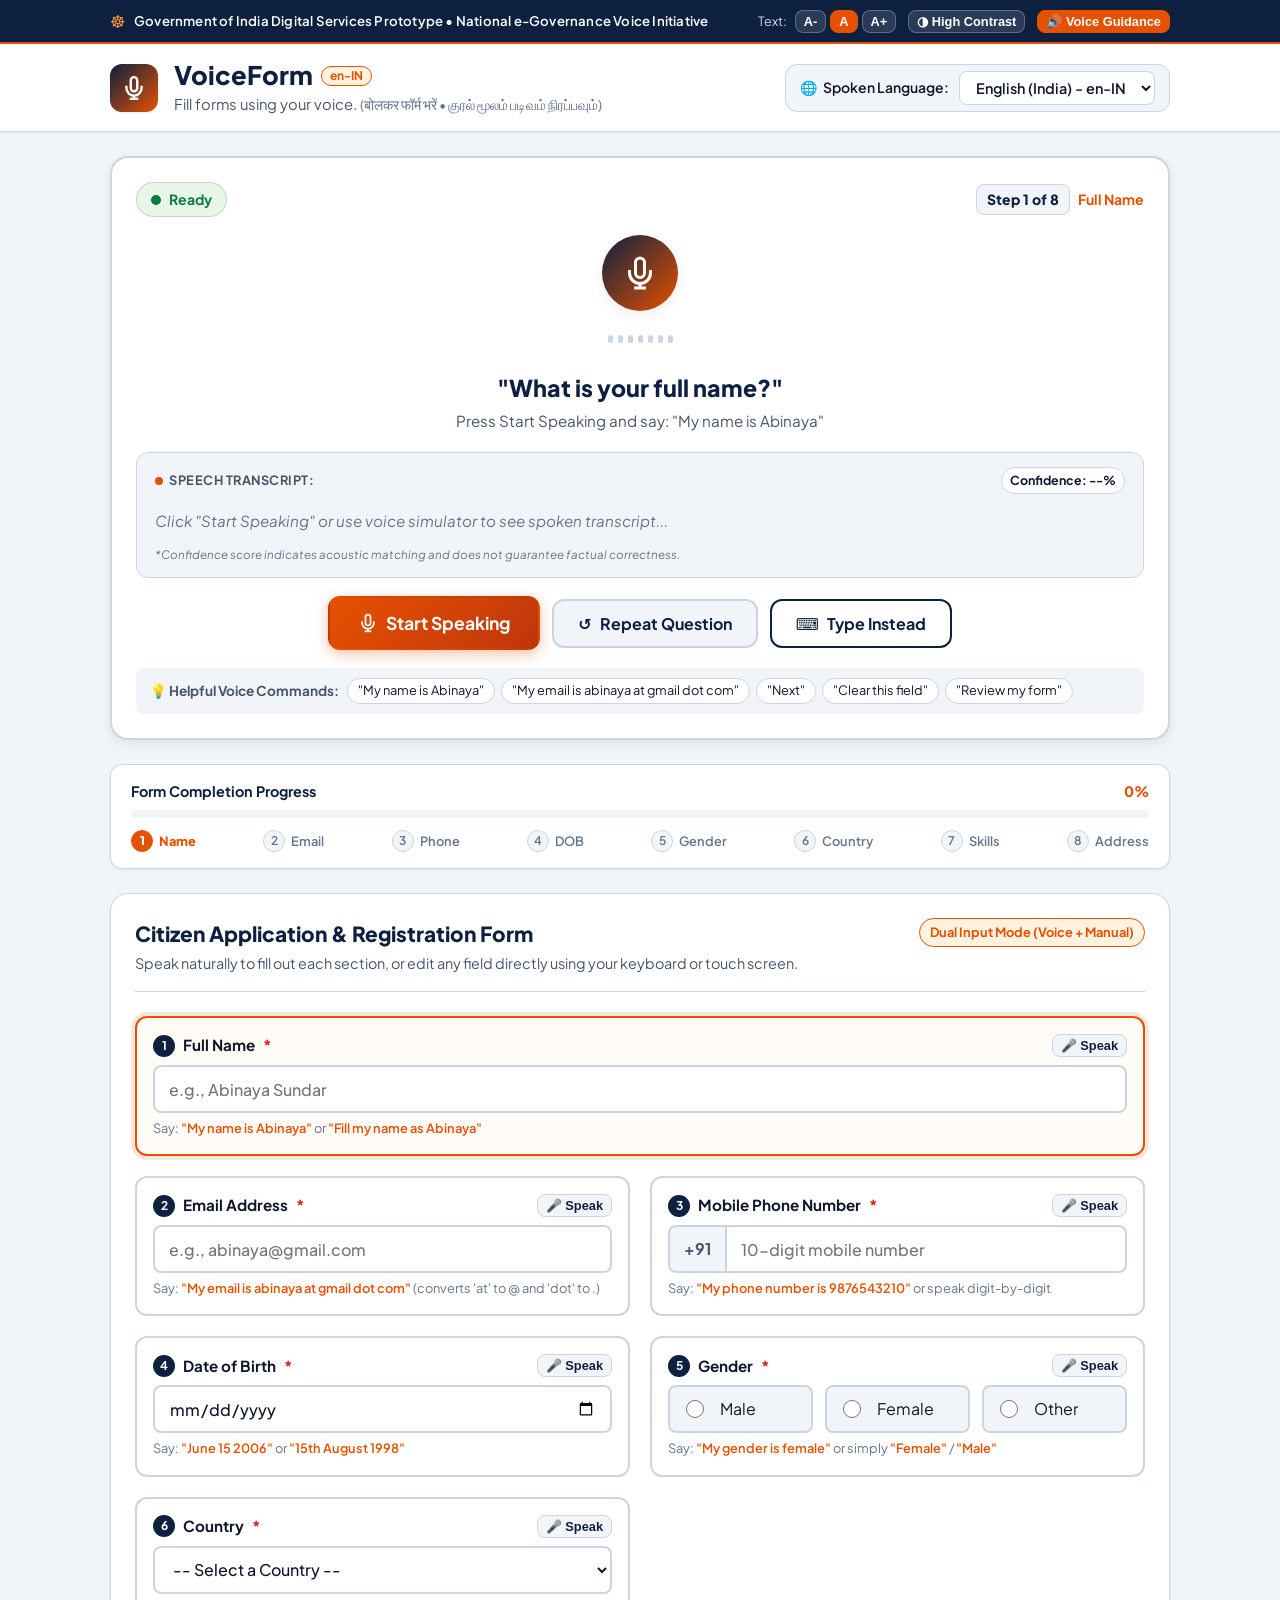
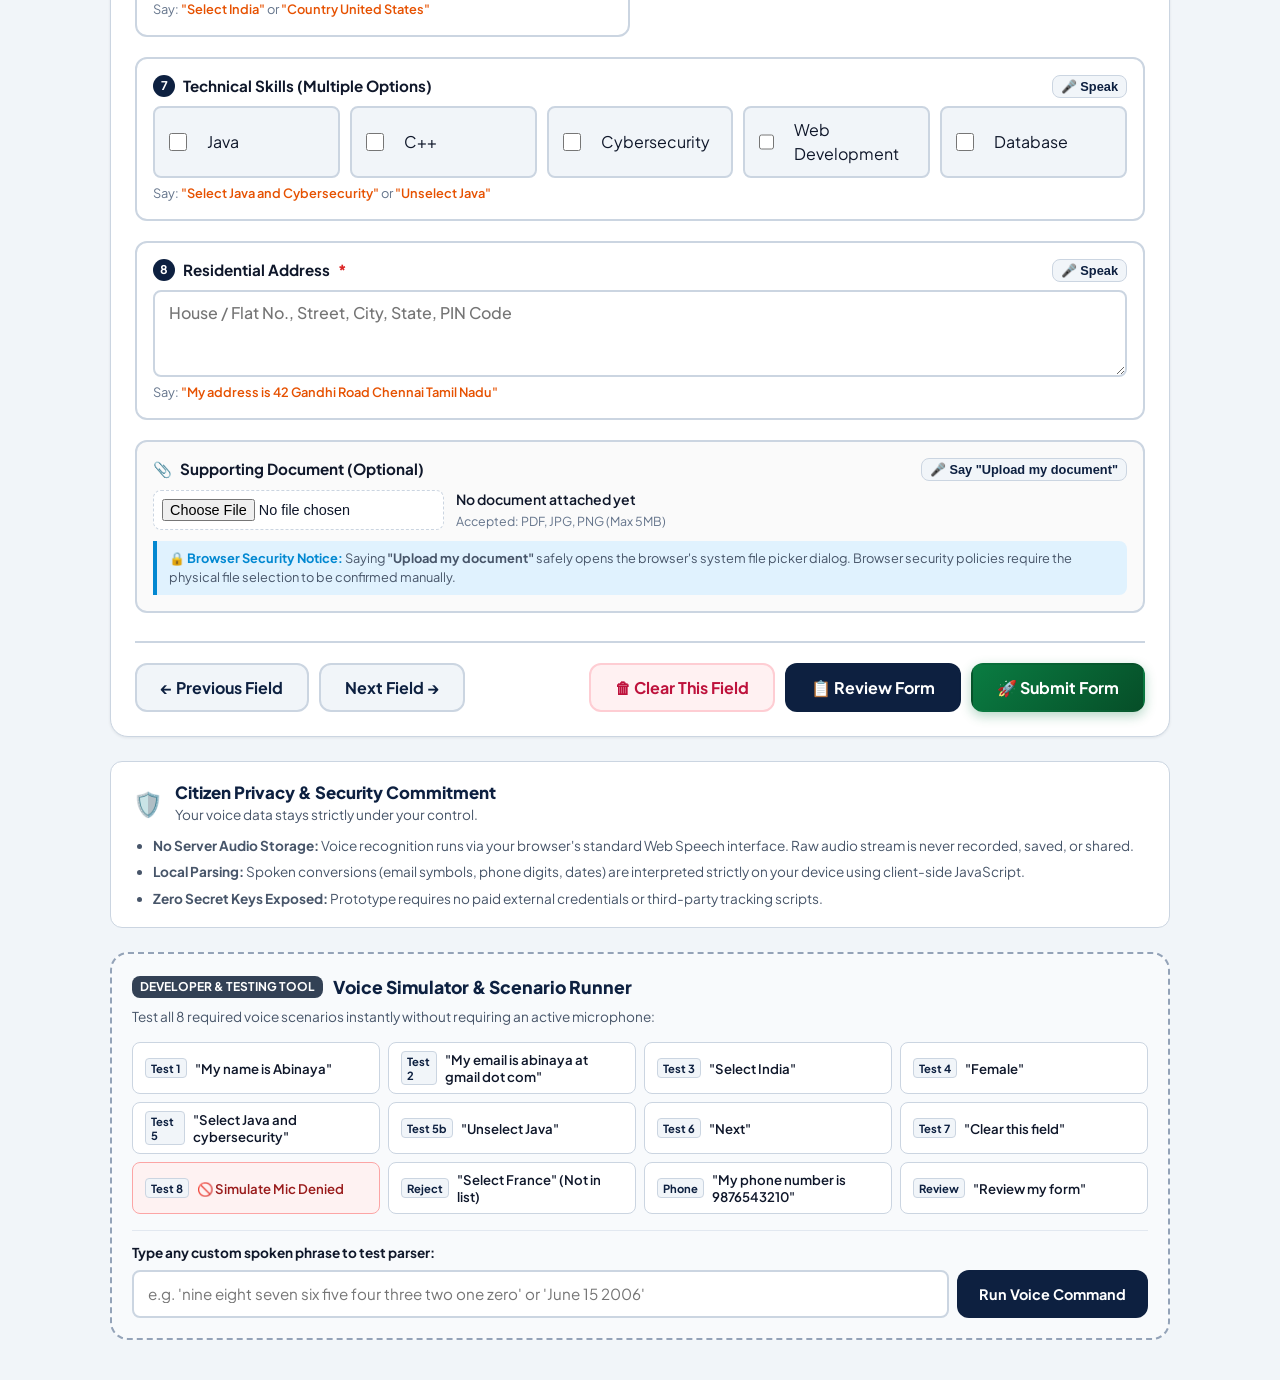
<file: index.html>
<!DOCTYPE html>
<html lang="en">
<head>
  <meta charset="UTF-8">
  <meta http-equiv="refresh" content="0; url=voice-form/index.html">
  <meta name="viewport" content="width=device-width, initial-scale=1.0">
  <title>VoiceForm - Voice-Based Form Filling Portal</title>
  <script>
    window.location.replace("voice-form/index.html");
  </script>
</head>
<body style="font-family: system-ui, sans-serif; display: flex; align-items: center; justify-content: center; height: 100vh; margin: 0; background: #0d2040; color: white;">
  <p>Loading VoiceForm Portal... <a href="voice-form/index.html" style="color: #ff9933; font-weight: bold;">Click here if not redirected automatically</a>.</p>
</body>
</html>
</file>
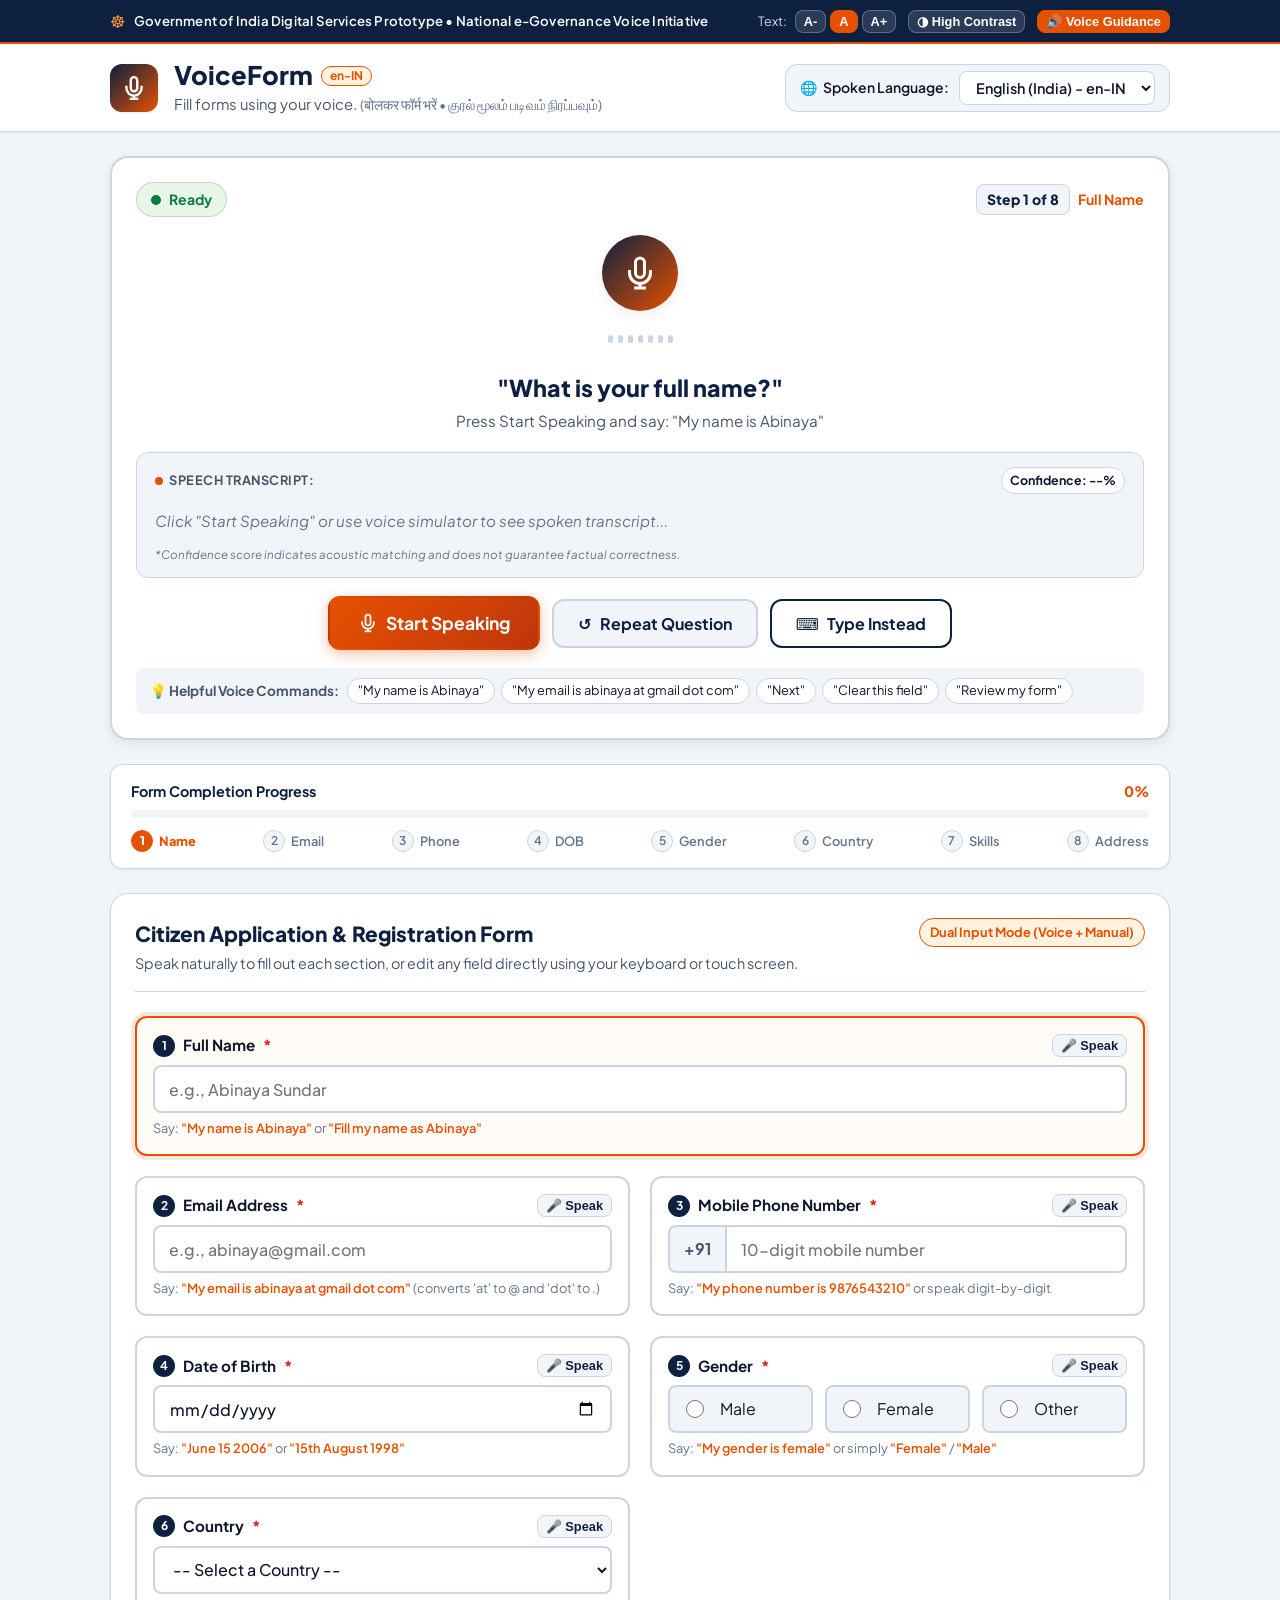
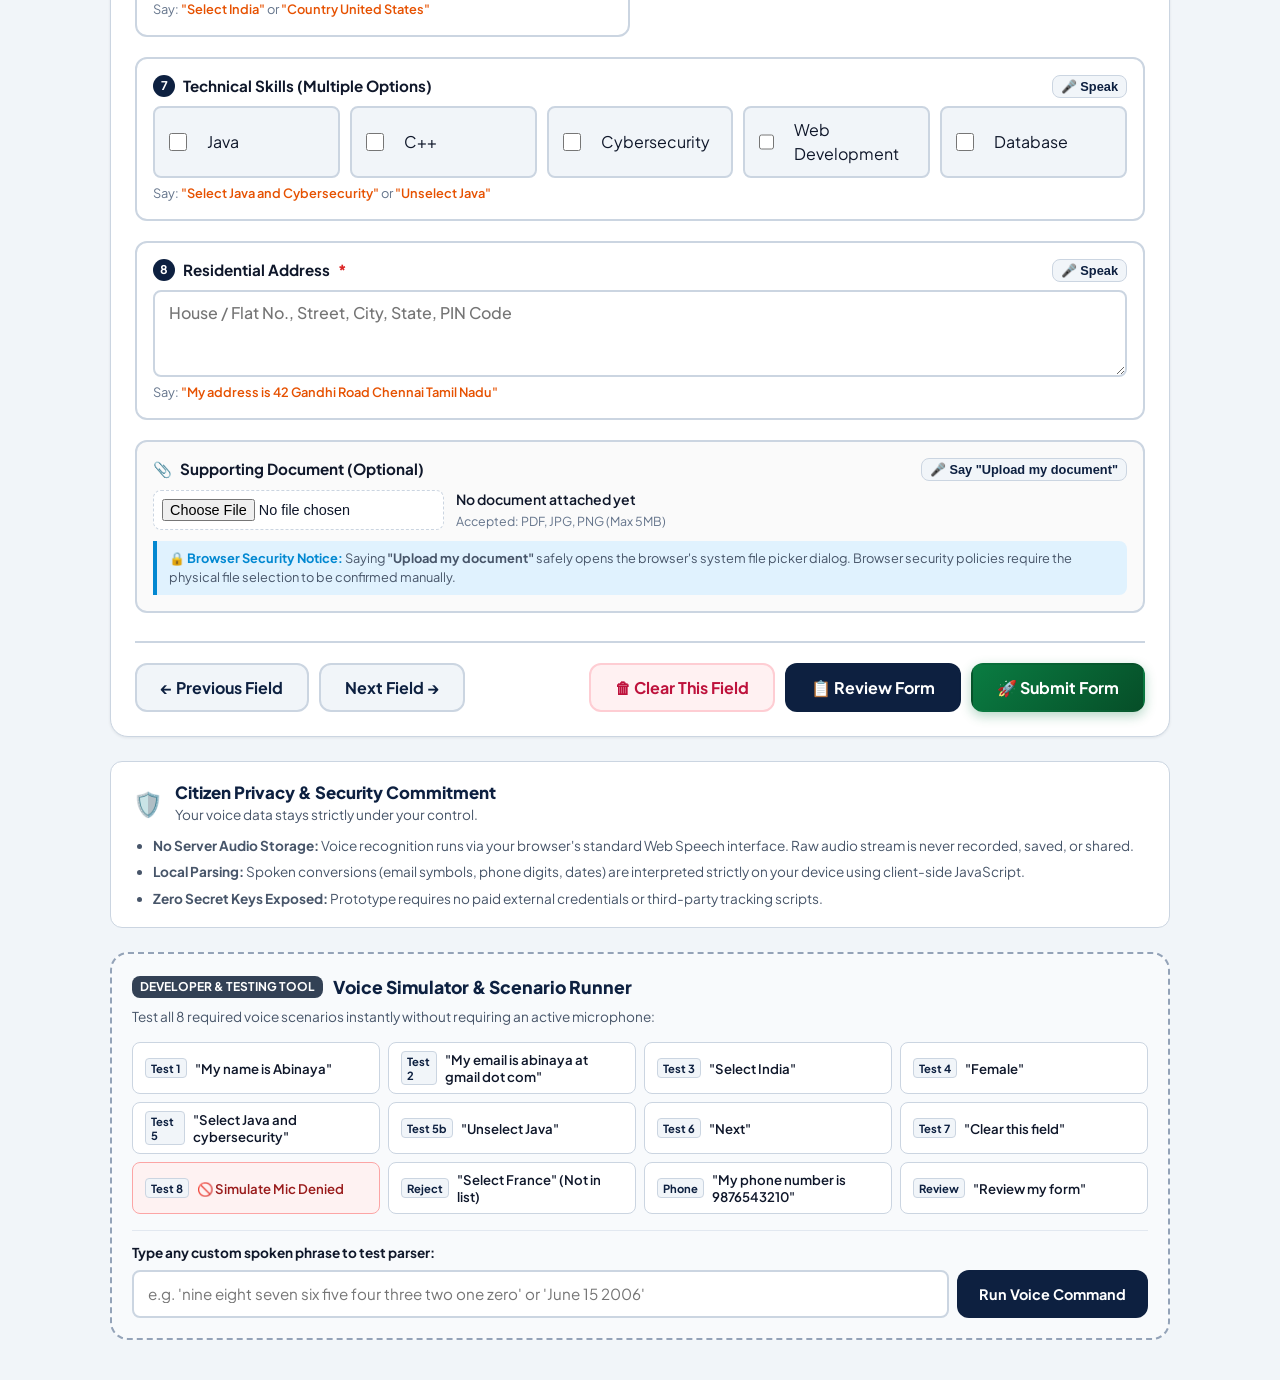
<file: voice-form/index.html>
<!DOCTYPE html>
<html lang="en" data-theme="light">
<head>
  <meta charset="UTF-8">
  <meta name="viewport" content="width=device-width, initial-scale=1.0">
  <meta name="description" content="VoiceForm - Accessible voice-based form filling portal designed for Indian English with Tamil and Hindi architecture.">
  <title>VoiceForm | Voice-Based Citizen Form Filling Portal</title>
  
  <link rel="preconnect" href="https://fonts.googleapis.com">
  <link rel="preconnect" href="https://fonts.gstatic.com" crossorigin>
  <link href="https://fonts.googleapis.com/css2?family=Plus+Jakarta+Sans:wght@400;500;600;700;800&family=Noto+Sans+Devanagari:wght@400;600&family=Noto+Sans+Tamil:wght@400;600&display=swap" rel="stylesheet">
  
  <link rel="stylesheet" href="style.css">
</head>
<body>
  <!-- Top Accessibility & Government Banner -->
  <aside class="gov-topbar" aria-label="National Portal Accessibility Bar">
    <div class="container topbar-content">
      <div class="gov-brand">
        <span class="chakra-icon" aria-hidden="true">☸</span>
        <span>Government of India Digital Services Prototype • National e-Governance Voice Initiative</span>
      </div>
      <div class="a11y-controls" role="toolbar" aria-label="Accessibility settings">
        <div class="text-resizer">
          <span class="a11y-label">Text:</span>
          <button type="button" id="fontSizeSmall" class="btn-a11y" title="Small Text">A-</button>
          <button type="button" id="fontSizeNormal" class="btn-a11y active" title="Standard Text">A</button>
          <button type="button" id="fontSizeLarge" class="btn-a11y" title="Large Text">A+</button>
        </div>
        <button type="button" id="toggleHighContrast" class="btn-a11y" title="Toggle High Contrast Mode" aria-pressed="false">
          <span class="contrast-icon" aria-hidden="true">◑</span> High Contrast
        </button>
        <button type="button" id="toggleSpeechAudio" class="btn-a11y active" title="Toggle Assistant Voice Readout" aria-pressed="true">
          <span class="audio-icon" aria-hidden="true">🔊</span> Voice Guidance
        </button>
      </div>
    </div>
  </aside>

  <!-- Main Header -->
  <header class="main-header">
    <div class="container header-container">
      <div class="brand-block">
        <div class="logo-mark" aria-hidden="true">
          <svg viewBox="0 0 24 24" fill="none" stroke="currentColor" stroke-width="2.2" class="logo-svg">
            <path d="M12 2a3 3 0 0 0-3 3v7a3 3 0 0 0 6 0V5a3 3 0 0 0-3-3Z"></path>
            <path d="M19 10v2a7 7 0 0 1-14 0v-2"></path>
            <line x1="12" y1="19" x2="12" y2="22"></line>
            <line x1="8" y1="22" x2="16" y2="22"></line>
          </svg>
        </div>
        <div>
          <h1 class="portal-title">VoiceForm <span class="badge-lang" id="currentLangTag">en-IN</span></h1>
          <p class="portal-subtitle">Fill forms using your voice. <span class="portal-subtitle-indic">(बोलकर फॉर्म भरें • குரல் மூலம் படிவம் நிரப்பவும்)</span></p>
        </div>
      </div>

      <!-- Language Selector -->
      <div class="lang-selector-card">
        <label for="languageSelect" class="lang-label">
          <span class="globe-icon" aria-hidden="true">🌐</span> Spoken Language:
        </label>
        <select id="languageSelect" class="lang-select" aria-label="Select form speaking language">
          <option value="en-IN" selected>English (India) - en-IN</option>
          <option value="ta-IN">தமிழ் (Tamil) - ta-IN</option>
          <option value="hi-IN">हिन्दी (Hindi) - hi-IN</option>
        </select>
      </div>
    </div>
  </header>

  <!-- Browser Speech Support Alert Banner (Conditional) -->
  <div id="unsupportedBanner" class="alert-banner alert-warning hidden" role="alert">
    <div class="container alert-flex">
      <span class="alert-icon" aria-hidden="true">⚠️</span>
      <div class="alert-text">
        <strong>Speech Recognition Notice:</strong> Voice input is not natively supported in this browser engine. You can continue using the form manually, or use the <strong>Voice Simulation Bar</strong> below to test voice commands.
      </div>
      <button type="button" class="btn-close-alert" id="dismissAlertBtn" aria-label="Dismiss alert">✕</button>
    </div>
  </div>

  <!-- Main Portal Layout -->
  <main class="container main-content" id="mainContent">

    <!-- TOP SECTION: Voice Assistant Centerpiece Card -->
    <section class="assistant-panel" aria-label="Voice Assistant Interaction Area">
      <div class="assistant-card" id="assistantCard">
        
        <!-- Status & Mode Badge Row -->
        <div class="assistant-top-bar">
          <div class="status-indicator-badge" id="statusBadge" role="status" aria-live="polite">
            <span class="status-dot" id="statusDot"></span>
            <span class="status-text" id="statusText">Ready</span>
          </div>

          <div class="step-badge" id="stepCounterBadge">
            <span class="step-num">Step 1 of 8</span>
            <span class="active-field-tag" id="activeFieldTag">Full Name</span>
          </div>
        </div>

        <!-- Assistant Voice Avatar & Wave Animation -->
        <div class="assistant-visualizer-wrap">
          <div class="mic-orb" id="micOrb" aria-hidden="true">
            <svg viewBox="0 0 24 24" fill="none" stroke="currentColor" stroke-width="2" class="orb-mic-svg">
              <path d="M12 2a3 3 0 0 0-3 3v7a3 3 0 0 0 6 0V5a3 3 0 0 0-3-3Z"></path>
              <path d="M19 10v2a7 7 0 0 1-14 0v-2"></path>
              <line x1="12" y1="19" x2="12" y2="22"></line>
              <line x1="8" y1="22" x2="16" y2="22"></line>
            </svg>
            <div class="pulse-ring ring-1"></div>
            <div class="pulse-ring ring-2"></div>
          </div>

          <!-- Soundwave Bars for Active Listening -->
          <div class="sound-bars" id="soundBars" aria-hidden="true">
            <span class="bar"></span>
            <span class="bar"></span>
            <span class="bar"></span>
            <span class="bar"></span>
            <span class="bar"></span>
            <span class="bar"></span>
            <span class="bar"></span>
          </div>
        </div>

        <!-- Assistant Active Prompt Question -->
        <div class="assistant-prompt-box">
          <h2 class="assistant-question" id="assistantQuestion" aria-live="assertive">
            "What is your full name?"
          </h2>
          <p class="assistant-subhint" id="assistantSubhint">
            Press <strong>Start Speaking</strong> and speak clearly. Example: <em>"My name is Abinaya"</em>
          </p>
        </div>

        <!-- Live Transcript & Confidence Area -->
        <div class="transcript-card" id="transcriptCard">
          <div class="transcript-header">
            <span class="transcript-label">
              <span class="rec-dot" aria-hidden="true"></span> Speech Transcript:
            </span>
            <span class="confidence-badge" id="confidenceBadge" title="Speech recognition statistical confidence">
              Confidence: --%
            </span>
          </div>
          <div class="transcript-body" id="transcriptText" aria-live="polite">
            <span class="placeholder-text">Click "Start Speaking" or use voice simulator to see spoken transcript...</span>
          </div>
          <div class="confidence-disclaimer" id="confidenceDisclaimer">
            *Confidence score indicates acoustic matching and does not guarantee factual correctness.
          </div>
        </div>

        <!-- Inline Field Confirmation Box (Appears when confirming critical input) -->
        <div class="confirmation-box hidden" id="confirmationBox" role="region" aria-label="Field Confirmation Request">
          <div class="confirmation-content">
            <span class="confirm-icon" aria-hidden="true">❓</span>
            <div>
              <p class="confirm-msg" id="confirmMsg">You said: <strong>Abinaya</strong>. Is this correct?</p>
              <span class="confirm-sub">You can say <strong>"Yes"</strong> or <strong>"No"</strong>, or click below.</span>
            </div>
          </div>
          <div class="confirm-actions">
            <button type="button" class="btn btn-confirm-yes" id="btnConfirmYes">
              ✓ Yes, Correct
            </button>
            <button type="button" class="btn btn-confirm-no" id="btnConfirmNo">
              ✕ No, Change It
            </button>
          </div>
        </div>

        <!-- Assistant Primary Action Buttons -->
        <div class="assistant-controls">
          <button type="button" class="btn btn-mic-primary" id="btnToggleSpeak" aria-label="Start Voice Input">
            <svg viewBox="0 0 24 24" fill="none" stroke="currentColor" stroke-width="2" class="btn-icon" aria-hidden="true">
              <path d="M12 2a3 3 0 0 0-3 3v7a3 3 0 0 0 6 0V5a3 3 0 0 0-3-3Z"></path>
              <path d="M19 10v2a7 7 0 0 1-14 0v-2"></path>
              <line x1="12" y1="19" x2="12" y2="22"></line>
              <line x1="8" y1="22" x2="16" y2="22"></line>
            </svg>
            <span id="btnSpeakText">Start Speaking</span>
          </button>

          <button type="button" class="btn btn-secondary" id="btnRepeatPrompt" title="Hear the assistant question again">
            <span aria-hidden="true">↺</span> Repeat Question
          </button>

          <button type="button" class="btn btn-outline" id="btnTypeInstead" title="Switch focus directly to active form field">
            <span aria-hidden="true">⌨</span> Type Instead
          </button>
        </div>

        <!-- Quick Spoken Examples Ticker -->
        <div class="hints-drawer">
          <span class="hints-title">💡 Helpful Voice Commands:</span>
          <div class="hints-chips" id="hintsChips">
            <span class="hint-chip">"My name is Abinaya"</span>
            <span class="hint-chip">"My email is abinaya at gmail dot com"</span>
            <span class="hint-chip">"Next"</span>
            <span class="hint-chip">"Clear this field"</span>
            <span class="hint-chip">"Review my form"</span>
          </div>
        </div>

      </div>
    </section>

    <!-- PROGRESS STEP TRACKER -->
    <section class="progress-section" aria-label="Form Progress Tracker">
      <div class="progress-header">
        <span class="progress-title">Form Completion Progress</span>
        <span class="progress-percent" id="progressPercent">12%</span>
      </div>
      <div class="progress-bar-track" role="progressbar" id="progressBar" aria-valuenow="12" aria-valuemin="0" aria-valuemax="100">
        <div class="progress-bar-fill" id="progressBarFill" style="width: 12.5%;"></div>
      </div>
      <ol class="step-stepper" id="stepStepper" aria-label="Step navigation list">
        <li class="step-item active" data-step="0"><span class="step-bullet">1</span><span class="step-name">Name</span></li>
        <li class="step-item" data-step="1"><span class="step-bullet">2</span><span class="step-name">Email</span></li>
        <li class="step-item" data-step="2"><span class="step-bullet">3</span><span class="step-name">Phone</span></li>
        <li class="step-item" data-step="3"><span class="step-bullet">4</span><span class="step-name">DOB</span></li>
        <li class="step-item" data-step="4"><span class="step-bullet">5</span><span class="step-name">Gender</span></li>
        <li class="step-item" data-step="5"><span class="step-bullet">6</span><span class="step-name">Country</span></li>
        <li class="step-item" data-step="6"><span class="step-bullet">7</span><span class="step-name">Skills</span></li>
        <li class="step-item" data-step="7"><span class="step-bullet">8</span><span class="step-name">Address</span></li>
      </ol>
    </section>

    <!-- FORM SECTION: Realistic Accessible Form -->
    <section class="form-section">
      <form id="voiceApplicationForm" class="voice-form-card" novalidate>
        
        <div class="form-card-header">
          <div class="form-header-text">
            <h3 class="form-title">Citizen Application & Registration Form</h3>
            <p class="form-desc">Speak naturally to fill out each section, or edit any field directly using your keyboard or touch screen.</p>
          </div>
          <div class="mode-tag">Dual Input Mode (Voice + Manual)</div>
        </div>

        <div class="form-fields-grid">

          <!-- 1. FULL NAME -->
          <div class="form-field-card active-field" id="card-fullName" data-field-index="0">
            <div class="field-top-row">
              <label for="fullName" class="field-label">
                <span class="field-index-badge">1</span> Full Name <span class="required-star">*</span>
              </label>
              <button type="button" class="btn-field-speak" data-target="0" title="Speak full name">
                🎤 Speak
              </button>
            </div>
            <div class="input-wrapper">
              <input 
                type="text" 
                id="fullName" 
                name="fullName" 
                class="form-control" 
                placeholder="e.g., Abinaya Sundar" 
                autocomplete="name" 
                required
                aria-describedby="fullNameHelp"
              >
            </div>
            <div id="fullNameHelp" class="field-help">Say: <em>"My name is Abinaya"</em> or <em>"Fill my name as Abinaya"</em></div>
            <div class="field-error-msg" id="fullNameError">Please provide your full name.</div>
          </div>

          <!-- 2. EMAIL -->
          <div class="form-field-card" id="card-email" data-field-index="1">
            <div class="field-top-row">
              <label for="email" class="field-label">
                <span class="field-index-badge">2</span> Email Address <span class="required-star">*</span>
              </label>
              <button type="button" class="btn-field-speak" data-target="1" title="Speak email address">
                🎤 Speak
              </button>
            </div>
            <div class="input-wrapper">
              <input 
                type="email" 
                id="email" 
                name="email" 
                class="form-control" 
                placeholder="e.g., abinaya@gmail.com" 
                autocomplete="email" 
                required
                aria-describedby="emailHelp"
              >
            </div>
            <div id="emailHelp" class="field-help">Say: <em>"My email is abinaya at gmail dot com"</em> (converts 'at' to @ and 'dot' to .)</div>
            <div class="field-error-msg" id="emailError">Please provide a valid email address.</div>
          </div>

          <!-- 3. PHONE NUMBER -->
          <div class="form-field-card" id="card-phone" data-field-index="2">
            <div class="field-top-row">
              <label for="phone" class="field-label">
                <span class="field-index-badge">3</span> Mobile Phone Number <span class="required-star">*</span>
              </label>
              <button type="button" class="btn-field-speak" data-target="2" title="Speak phone number">
                🎤 Speak
              </button>
            </div>
            <div class="input-wrapper phone-input-wrapper">
              <span class="phone-prefix">+91</span>
              <input 
                type="tel" 
                id="phone" 
                name="phone" 
                class="form-control phone-input" 
                placeholder="10-digit mobile number" 
                maxlength="10" 
                pattern="[6-9][0-9]{9}" 
                autocomplete="tel" 
                required
                aria-describedby="phoneHelp"
              >
            </div>
            <div id="phoneHelp" class="field-help">Say: <em>"My phone number is 9876543210"</em> or speak digit-by-digit</div>
            <div class="field-error-msg" id="phoneError">Please enter a valid 10-digit Indian mobile number.</div>
          </div>

          <!-- 4. DATE OF BIRTH -->
          <div class="form-field-card" id="card-dob" data-field-index="3">
            <div class="field-top-row">
              <label for="dob" class="field-label">
                <span class="field-index-badge">4</span> Date of Birth <span class="required-star">*</span>
              </label>
              <button type="button" class="btn-field-speak" data-target="3" title="Speak date of birth">
                🎤 Speak
              </button>
            </div>
            <div class="input-wrapper">
              <input 
                type="date" 
                id="dob" 
                name="dob" 
                class="form-control" 
                required
                aria-describedby="dobHelp"
              >
            </div>
            <div id="dobHelp" class="field-help">Say: <em>"June 15 2006"</em> or <em>"15th August 1998"</em></div>
            <div class="field-error-msg" id="dobError">Please specify a valid date of birth.</div>
          </div>

          <!-- 5. GENDER (RADIO BUTTONS) -->
          <div class="form-field-card" id="card-gender" data-field-index="4">
            <div class="field-top-row">
              <span class="field-label">
                <span class="field-index-badge">5</span> Gender <span class="required-star">*</span>
              </span>
              <button type="button" class="btn-field-speak" data-target="4" title="Speak gender">
                🎤 Speak
              </button>
            </div>
            <fieldset class="radio-fieldset" role="radiogroup" aria-required="true" aria-describedby="genderHelp">
              <legend class="sr-only">Select Gender</legend>
              <label class="radio-card" for="genderMale">
                <input type="radio" id="genderMale" name="gender" value="Male" required>
                <span class="radio-custom"></span>
                <span class="radio-label-text">Male</span>
              </label>
              <label class="radio-card" for="genderFemale">
                <input type="radio" id="genderFemale" name="gender" value="Female">
                <span class="radio-custom"></span>
                <span class="radio-label-text">Female</span>
              </label>
              <label class="radio-card" for="genderOther">
                <input type="radio" id="genderOther" name="gender" value="Other">
                <span class="radio-custom"></span>
                <span class="radio-label-text">Other</span>
              </label>
            </fieldset>
            <div id="genderHelp" class="field-help">Say: <em>"My gender is female"</em> or simply <em>"Female"</em> / <em>"Male"</em></div>
            <div class="field-error-msg" id="genderError">Please select a gender option.</div>
          </div>

          <!-- 6. COUNTRY (DROPDOWN) -->
          <div class="form-field-card" id="card-country" data-field-index="5">
            <div class="field-top-row">
              <label for="country" class="field-label">
                <span class="field-index-badge">6</span> Country <span class="required-star">*</span>
              </label>
              <button type="button" class="btn-field-speak" data-target="5" title="Speak country selection">
                🎤 Speak
              </button>
            </div>
            <div class="input-wrapper">
              <select id="country" name="country" class="form-control" required aria-describedby="countryHelp">
                <option value="" disabled selected>-- Select a Country --</option>
                <option value="India">India</option>
                <option value="United States">United States</option>
                <option value="United Kingdom">United Kingdom</option>
                <option value="Canada">Canada</option>
                <option value="Australia">Australia</option>
              </select>
            </div>
            <div id="countryHelp" class="field-help">Say: <em>"Select India"</em> or <em>"Country United States"</em></div>
            <div class="field-error-msg" id="countryError">Please choose a supported country from the dropdown.</div>
          </div>

          <!-- 7. SKILLS (CHECKBOXES) -->
          <div class="form-field-card" id="card-skills" data-field-index="6">
            <div class="field-top-row">
              <span class="field-label">
                <span class="field-index-badge">7</span> Technical Skills (Multiple Options)
              </span>
              <button type="button" class="btn-field-speak" data-target="6" title="Speak skill selections">
                🎤 Speak
              </button>
            </div>
            <fieldset class="checkbox-grid" aria-describedby="skillsHelp">
              <legend class="sr-only">Technical Skills Selection</legend>
              
              <label class="checkbox-card" for="skill-java">
                <input type="checkbox" id="skill-java" name="skills" value="Java">
                <span class="checkbox-custom"></span>
                <span class="checkbox-label-text">Java</span>
              </label>

              <label class="checkbox-card" for="skill-cpp">
                <input type="checkbox" id="skill-cpp" name="skills" value="C++">
                <span class="checkbox-custom"></span>
                <span class="checkbox-label-text">C++</span>
              </label>

              <label class="checkbox-card" for="skill-cybersecurity">
                <input type="checkbox" id="skill-cybersecurity" name="skills" value="Cybersecurity">
                <span class="checkbox-custom"></span>
                <span class="checkbox-label-text">Cybersecurity</span>
              </label>

              <label class="checkbox-card" for="skill-webdev">
                <input type="checkbox" id="skill-webdev" name="skills" value="Web Development">
                <span class="checkbox-custom"></span>
                <span class="checkbox-label-text">Web Development</span>
              </label>

              <label class="checkbox-card" for="skill-database">
                <input type="checkbox" id="skill-database" name="skills" value="Database">
                <span class="checkbox-custom"></span>
                <span class="checkbox-label-text">Database</span>
              </label>
            </fieldset>
            <div id="skillsHelp" class="field-help">Say: <em>"Select Java and Cybersecurity"</em> or <em>"Unselect Java"</em></div>
          </div>

          <!-- 8. ADDRESS (TEXTAREA) -->
          <div class="form-field-card" id="card-address" data-field-index="7">
            <div class="field-top-row">
              <label for="address" class="field-label">
                <span class="field-index-badge">8</span> Residential Address <span class="required-star">*</span>
              </label>
              <button type="button" class="btn-field-speak" data-target="7" title="Speak residential address">
                🎤 Speak
              </button>
            </div>
            <div class="input-wrapper">
              <textarea 
                id="address" 
                name="address" 
                class="form-control textarea-control" 
                rows="3" 
                placeholder="House / Flat No., Street, City, State, PIN Code" 
                required
                aria-describedby="addressHelp"
              ></textarea>
            </div>
            <div id="addressHelp" class="field-help">Say: <em>"My address is 42 Gandhi Road Chennai Tamil Nadu"</em></div>
            <div class="field-error-msg" id="addressError">Please provide your complete residential address.</div>
          </div>

          <!-- DOCUMENT UPLOAD (OPTIONAL / SPECIAL BROWSER HANDLING) -->
          <div class="form-field-card document-card" id="card-document">
            <div class="field-top-row">
              <label for="documentUpload" class="field-label">
                <span class="doc-icon" aria-hidden="true">📎</span> Supporting Document (Optional)
              </label>
              <button type="button" class="btn-field-speak" id="btnSpeakDoc" title="Trigger file upload with voice">
                🎤 Say "Upload my document"
              </button>
            </div>
            <div class="file-upload-box">
              <input type="file" id="documentUpload" name="documentUpload" class="file-input" accept=".pdf,.jpg,.jpeg,.png">
              <div class="file-upload-meta">
                <span class="file-selected-name" id="fileSelectedName">No document attached yet</span>
                <span class="file-note">Accepted: PDF, JPG, PNG (Max 5MB)</span>
              </div>
            </div>
            <div class="field-security-note">
              <span class="shield-badge">🔒 Browser Security Notice:</span> Saying <strong>"Upload my document"</strong> safely opens the browser's system file picker dialog. Browser security policies require the physical file selection to be confirmed manually.
            </div>
          </div>

        </div>

        <!-- FORM ACTION BUTTON BAR -->
        <div class="form-bottom-actions">
          <div class="action-group-left">
            <button type="button" class="btn btn-nav" id="btnPrevField">
              ← Previous Field
            </button>
            <button type="button" class="btn btn-nav" id="btnNextField">
              Next Field →
            </button>
          </div>

          <div class="action-group-right">
            <button type="button" class="btn btn-clear-danger" id="btnClearCurrentField" title="Erase contents of current active field">
              🗑 Clear This Field
            </button>
            <button type="button" class="btn btn-review-primary" id="btnOpenReview">
              📋 Review Form
            </button>
            <button type="submit" class="btn btn-submit-final" id="btnFormSubmit">
              🚀 Submit Form
            </button>
          </div>
        </div>

      </form>
    </section>

    <!-- PRIVACY & SECURITY SECTION -->
    <section class="privacy-section" aria-label="Privacy and Data Security Guarantee">
      <div class="privacy-card">
        <div class="privacy-header">
          <span class="privacy-shield-icon" aria-hidden="true">🛡️</span>
          <div>
            <h4 class="privacy-heading">Citizen Privacy & Security Commitment</h4>
            <p class="privacy-sub">Your voice data stays strictly under your control.</p>
          </div>
        </div>
        <ul class="privacy-points">
          <li><strong>No Server Audio Storage:</strong> Voice recognition runs via your browser's standard Web Speech interface. Raw audio stream is never recorded, saved, or shared.</li>
          <li><strong>Local Parsing:</strong> Spoken conversions (email symbols, phone digits, dates) are interpreted strictly on your device using client-side JavaScript.</li>
          <li><strong>Zero Secret Keys Exposed:</strong> Prototype requires no paid external credentials or third-party tracking scripts.</li>
        </ul>
      </div>
    </section>

    <!-- VOICE SIMULATOR & TESTING DRAWER (FOR HEADLESS/OFFLINE/MIC-DENIED TESTING) -->
    <section class="simulation-section" aria-label="Automated Voice Command Simulator">
      <div class="simulation-card">
        <div class="simulation-header">
          <div class="sim-title-group">
            <span class="sim-tag">Developer & Testing Tool</span>
            <h4 class="sim-title">Voice Simulator & Scenario Runner</h4>
          </div>
          <span class="sim-desc">Test all 8 required voice scenarios instantly without requiring an active microphone:</span>
        </div>
        
        <div class="sim-scenarios-grid">
          <button type="button" class="btn-sim" data-phrase="My name is Abinaya" title="Scenario 1: Set Full Name">
            <span class="sim-badge">Test 1</span> "My name is Abinaya"
          </button>
          <button type="button" class="btn-sim" data-phrase="My email is abinaya at gmail dot com" title="Scenario 2: Set Email with at and dot">
            <span class="sim-badge">Test 2</span> "My email is abinaya at gmail dot com"
          </button>
          <button type="button" class="btn-sim" data-phrase="Select India" title="Scenario 3: Select dropdown Country">
            <span class="sim-badge">Test 3</span> "Select India"
          </button>
          <button type="button" class="btn-sim" data-phrase="Female" title="Scenario 4: Select Gender radio">
            <span class="sim-badge">Test 4</span> "Female"
          </button>
          <button type="button" class="btn-sim" data-phrase="Select Java and cybersecurity" title="Scenario 5: Multi-checkbox selection">
            <span class="sim-badge">Test 5</span> "Select Java and cybersecurity"
          </button>
          <button type="button" class="btn-sim" data-phrase="Unselect Java" title="Scenario 5b: Unselect checkbox">
            <span class="sim-badge">Test 5b</span> "Unselect Java"
          </button>
          <button type="button" class="btn-sim" data-phrase="Next" title="Scenario 6: Advance field">
            <span class="sim-badge">Test 6</span> "Next"
          </button>
          <button type="button" class="btn-sim" data-phrase="Clear this field" title="Scenario 7: Clear field">
            <span class="sim-badge">Test 7</span> "Clear this field"
          </button>
          <button type="button" class="btn-sim sim-error-trigger" id="btnSimulateMicDenied" title="Scenario 8: Simulate mic denied">
            <span class="sim-badge">Test 8</span> 🚫 Simulate Mic Denied
          </button>
          <button type="button" class="btn-sim" data-phrase="Select France" title="Dropdown rejection test">
            <span class="sim-badge">Reject</span> "Select France" (Not in list)
          </button>
          <button type="button" class="btn-sim" data-phrase="My phone number is 9876543210" title="Phone input test">
            <span class="sim-badge">Phone</span> "My phone number is 9876543210"
          </button>
          <button type="button" class="btn-sim" data-phrase="Review my form" title="Review form test">
            <span class="sim-badge">Review</span> "Review my form"
          </button>
        </div>

        <!-- Custom Command Testing Input -->
        <div class="custom-sim-row">
          <label for="customSimInput" class="custom-sim-label">Type any custom spoken phrase to test parser:</label>
          <div class="custom-sim-input-group">
            <input type="text" id="customSimInput" class="custom-sim-input" placeholder="e.g. 'nine eight seven six five four three two one zero' or 'June 15 2006'">
            <button type="button" id="btnRunCustomSim" class="btn btn-sim-execute">Run Voice Command</button>
          </div>
        </div>

      </div>
    </section>

  </main>

  <!-- REVIEW FORM MODAL DIALOG -->
  <div class="modal-backdrop hidden" id="reviewModal" role="dialog" aria-modal="true" aria-labelledby="reviewModalTitle">
    <div class="modal-card review-modal-card">
      <div class="modal-header">
        <div>
          <span class="modal-tag">Verification Stage</span>
          <h3 class="modal-title" id="reviewModalTitle">Review Your Application Information</h3>
        </div>
        <button type="button" class="modal-close-btn" id="btnCloseReviewModal" aria-label="Close review dialog">✕</button>
      </div>
      
      <div class="modal-body review-modal-body">
        <p class="review-intro">Please check that all your information has been accurately captured before final submission.</p>
        
        <table class="review-table">
          <caption class="sr-only">Entered Application Data Summary</caption>
          <thead>
            <tr>
              <th scope="col" style="width: 28%;">Field Name</th>
              <th scope="col">Captured Information</th>
              <th scope="col" style="width: 15%; text-align: center;">Action</th>
            </tr>
          </thead>
          <tbody id="reviewTableBody">
            <!-- Populated via script.js -->
          </tbody>
        </table>

        <div class="voice-submit-prompt-box">
          <p>🎙️ You can also say: <strong>"Submit form"</strong> to submit, or <strong>"Go to name"</strong> to edit.</p>
        </div>
      </div>

      <div class="modal-footer">
        <button type="button" class="btn btn-outline" id="btnReviewBack">
          ← Return to Edit
        </button>
        <button type="button" class="btn btn-submit-final" id="btnConfirmFinalSubmit">
          ✓ Confirm & Submit Application
        </button>
      </div>
    </div>
  </div>

  <!-- SUBMISSION SUCCESS RECEIPT MODAL -->
  <div class="modal-backdrop hidden" id="successModal" role="dialog" aria-modal="true" aria-labelledby="successModalTitle">
    <div class="modal-card success-modal-card">
      <div class="success-icon-wrap" aria-hidden="true">
        <svg viewBox="0 0 24 24" fill="none" stroke="currentColor" stroke-width="2.5" class="success-svg">
          <polyline points="20 6 9 17 4 12"></polyline>
        </svg>
      </div>
      <h3 class="modal-title" id="successModalTitle">Application Successfully Submitted!</h3>
      <p class="success-subtitle">Your form has been processed and safely registered in the portal.</p>
      
      <div class="receipt-box">
        <div class="receipt-row">
          <span class="receipt-label">Acknowledgement Number:</span>
          <strong class="receipt-code" id="receiptCode">IND-VF-2026-98124</strong>
        </div>
        <div class="receipt-row">
          <span class="receipt-label">Applicant Name:</span>
          <span id="receiptApplicantName">Abinaya Sundar</span>
        </div>
        <div class="receipt-row">
          <span class="receipt-label">Contact Mobile:</span>
          <span id="receiptApplicantPhone">+91 9876543210</span>
        </div>
        <div class="receipt-row">
          <span class="receipt-label">Submission Timestamp:</span>
          <span id="receiptTimestamp">--</span>
        </div>
      </div>

      <div class="modal-footer success-modal-footer">
        <button type="button" class="btn btn-outline" id="btnPrintReceipt">
          🖨️ Print / Save Receipt
        </button>
        <button type="button" class="btn btn-primary" id="btnResetAllForm">
          + Start New Form
        </button>
      </div>
    </div>
  </div>

  <!-- ARIA Screen Reader Live Status Announcer -->
  <div id="screenReaderAnnouncer" class="sr-only" aria-live="assertive" role="alert"></div>

  <!-- Main JavaScript File -->
  <script src="script.js"></script>
</body>
</html>
</file>
<file: voice-form/style.css>
/* ==========================================================================
   VoiceForm - Professional Indian Digital Services Stylesheet
   Designed for High Contrast, Accessibility, and Low Digital Literacy
   ========================================================================== */

:root {
  /* Brand Palette - Indian e-Governance / Bharat Digital Inspired */
  --color-primary: #0d2040;          /* Deep Ashoka Navy */
  --color-primary-light: #18386c;
  --color-saffron: #e65100;          /* Deep National Saffron */
  --color-saffron-light: #ff7700;
  --color-saffron-subtle: #fff3e0;
  --color-emerald: #0a7c42;          /* Tiranga Emerald Green */
  --color-emerald-light: #138808;
  --color-emerald-subtle: #e8f5e9;
  
  /* Status Colors */
  --color-status-ready: #0a7c42;
  --color-status-listening: #d32f2f; /* Pulsing red when mic is hot */
  --color-status-processing: #0288d1;
  --color-status-warning: #ed6c02;
  
  /* Neutrals & Surfaces */
  --bg-page: #f1f5f9;
  --bg-card: #ffffff;
  --bg-card-hover: #f8fafc;
  --border-light: #cbd5e1;
  --border-active: #e65100;
  --text-main: #0f172a;
  --text-muted: #475569;
  --text-subtle: #64748b;
  
  /* Typography Scale */
  --font-base: 'Plus Jakarta Sans', system-ui, -apple-system, sans-serif;
  --font-size-root: 16px;
  --line-height-normal: 1.5;
  
  /* Shadows & Elevation */
  --shadow-sm: 0 1px 3px rgba(15, 23, 42, 0.08);
  --shadow-md: 0 4px 12px rgba(15, 23, 42, 0.08);
  --shadow-lg: 0 10px 25px -3px rgba(15, 23, 42, 0.12);
  --shadow-focus: 0 0 0 4px rgba(230, 81, 0, 0.25);
  
  /* Radii */
  --radius-sm: 8px;
  --radius-md: 12px;
  --radius-lg: 18px;
  --radius-full: 9999px;
  
  --transition-fast: 150ms ease;
  --transition-normal: 250ms ease;
}

/* ==========================================================================
   Font Size Modifiers
   ========================================================================== */
html[data-font-size="small"] { font-size: 14px; }
html[data-font-size="normal"] { font-size: 16px; }
html[data-font-size="large"] { font-size: 18px; }

/* ==========================================================================
   High Contrast Mode
   ========================================================================== */
html[data-high-contrast="true"] {
  --bg-page: #000000;
  --bg-card: #121212;
  --bg-card-hover: #1e1e1e;
  --text-main: #ffffff;
  --text-muted: #e2e8f0;
  --text-subtle: #cbd5e1;
  --border-light: #ffffff;
  --border-active: #ffff00;
  --color-primary: #000000;
  --color-saffron: #ffff00;
  --color-saffron-subtle: #2a2a00;
  --color-emerald: #00ff66;
  --color-emerald-subtle: #002b11;
  --shadow-md: none;
  --shadow-lg: none;
}

/* CSS Reset & Base */
*, *::before, *::after {
  box-sizing: border-box;
  margin: 0;
  padding: 0;
}

body {
  font-family: var(--font-base);
  background-color: var(--bg-page);
  color: var(--text-main);
  line-height: var(--line-height-normal);
  -webkit-font-smoothing: antialiased;
  min-height: 100vh;
  display: flex;
  flex-direction: column;
}

.container {
  width: 100%;
  max-width: 1100px;
  margin-left: auto;
  margin-right: auto;
  padding-left: 20px;
  padding-right: 20px;
}

.sr-only {
  position: absolute;
  width: 1px;
  height: 1px;
  padding: 0;
  margin: -1px;
  overflow: hidden;
  clip: rect(0, 0, 0, 0);
  white-space: nowrap;
  border-width: 0;
}

/* ==========================================================================
   1. Accessibility Topbar
   ========================================================================== */
.gov-topbar {
  background: var(--color-primary);
  color: #ffffff;
  font-size: 0.825rem;
  padding: 8px 0;
  border-bottom: 2px solid var(--color-saffron);
}

.topbar-content {
  display: flex;
  justify-content: space-between;
  align-items: center;
  flex-wrap: wrap;
  gap: 12px;
}

.gov-brand {
  display: flex;
  align-items: center;
  gap: 8px;
  font-weight: 600;
  letter-spacing: 0.2px;
}

.chakra-icon {
  color: #ff9933;
  font-size: 1.1rem;
}

.a11y-controls {
  display: flex;
  align-items: center;
  gap: 12px;
}

.text-resizer {
  display: flex;
  align-items: center;
  gap: 4px;
}

.a11y-label {
  color: #cbd5e1;
  font-size: 0.8rem;
  margin-right: 4px;
}

.btn-a11y {
  background: rgba(255, 255, 255, 0.12);
  color: #ffffff;
  border: 1px solid rgba(255, 255, 255, 0.25);
  border-radius: var(--radius-sm);
  padding: 3px 8px;
  font-size: 0.8rem;
  font-weight: 600;
  cursor: pointer;
  transition: var(--transition-fast);
}

.btn-a11y:hover {
  background: rgba(255, 255, 255, 0.25);
}

.btn-a11y.active {
  background: var(--color-saffron);
  border-color: var(--color-saffron);
  color: #ffffff;
}

/* ==========================================================================
   2. Main Header
   ========================================================================== */
.main-header {
  background: var(--bg-card);
  border-bottom: 1px solid var(--border-light);
  padding: 16px 0;
  box-shadow: var(--shadow-sm);
}

.header-container {
  display: flex;
  justify-content: space-between;
  align-items: center;
  flex-wrap: wrap;
  gap: 16px;
}

.brand-block {
  display: flex;
  align-items: center;
  gap: 16px;
}

.logo-mark {
  width: 48px;
  height: 48px;
  background: linear-gradient(135deg, var(--color-primary) 0%, var(--color-saffron) 100%);
  border-radius: var(--radius-md);
  display: flex;
  align-items: center;
  justify-content: center;
  color: #ffffff;
  box-shadow: var(--shadow-sm);
}

.logo-svg {
  width: 26px;
  height: 26px;
}

.portal-title {
  font-size: 1.6rem;
  font-weight: 800;
  color: var(--color-primary);
  display: flex;
  align-items: center;
  gap: 8px;
  line-height: 1.2;
}

.badge-lang {
  font-size: 0.75rem;
  font-weight: 700;
  background: var(--color-saffron-subtle);
  color: var(--color-saffron);
  border: 1px solid var(--color-saffron);
  padding: 2px 8px;
  border-radius: var(--radius-full);
}

.portal-subtitle {
  font-size: 0.925rem;
  color: var(--text-muted);
  margin-top: 2px;
}

.portal-subtitle-indic {
  font-size: 0.85rem;
  color: var(--text-subtle);
}

.lang-selector-card {
  display: flex;
  align-items: center;
  gap: 10px;
  background: var(--bg-page);
  padding: 6px 14px;
  border-radius: var(--radius-md);
  border: 1px solid var(--border-light);
}

.lang-label {
  font-size: 0.875rem;
  font-weight: 600;
  color: var(--text-main);
  display: flex;
  align-items: center;
  gap: 6px;
}

.lang-select {
  font-family: inherit;
  font-size: 0.9rem;
  font-weight: 600;
  padding: 6px 12px;
  border-radius: var(--radius-sm);
  border: 1px solid var(--border-light);
  background: var(--bg-card);
  color: var(--text-main);
  cursor: pointer;
}

.lang-select:focus {
  outline: none;
  border-color: var(--color-saffron);
  box-shadow: var(--shadow-focus);
}

/* ==========================================================================
   Alert Banner
   ========================================================================== */
.alert-banner {
  padding: 12px 0;
  font-size: 0.9rem;
  border-bottom: 1px solid rgba(0, 0, 0, 0.1);
}

.alert-warning {
  background: #fff8e1;
  color: #8d6e00;
  border-bottom-color: #ffe082;
}

.alert-flex {
  display: flex;
  align-items: center;
  gap: 12px;
}

.alert-icon {
  font-size: 1.3rem;
}

.alert-text {
  flex: 1;
}

.btn-close-alert {
  background: transparent;
  border: none;
  font-size: 1.1rem;
  cursor: pointer;
  color: inherit;
  padding: 4px 8px;
}

.hidden {
  display: none !important;
}

/* ==========================================================================
   3. Assistant Panel - Centerpiece Card
   ========================================================================== */
.assistant-panel {
  margin-top: 24px;
  margin-bottom: 24px;
}

.assistant-card {
  background: var(--bg-card);
  border: 2px solid var(--border-light);
  border-radius: var(--radius-lg);
  padding: 24px;
  box-shadow: var(--shadow-md);
  position: relative;
  overflow: hidden;
  transition: border-color var(--transition-normal), box-shadow var(--transition-normal);
}

.assistant-card.is-listening {
  border-color: var(--color-status-listening);
  box-shadow: 0 0 0 4px rgba(211, 47, 47, 0.15), var(--shadow-lg);
}

.assistant-card.is-processing {
  border-color: var(--color-status-processing);
  box-shadow: 0 0 0 4px rgba(2, 136, 209, 0.15), var(--shadow-lg);
}

.assistant-top-bar {
  display: flex;
  justify-content: space-between;
  align-items: center;
  margin-bottom: 18px;
  flex-wrap: wrap;
  gap: 12px;
}

.status-indicator-badge {
  display: inline-flex;
  align-items: center;
  gap: 8px;
  padding: 6px 14px;
  border-radius: var(--radius-full);
  background: var(--color-emerald-subtle);
  color: var(--color-emerald);
  font-weight: 700;
  font-size: 0.875rem;
  border: 1px solid rgba(10, 124, 66, 0.2);
}

.status-dot {
  width: 10px;
  height: 10px;
  border-radius: 50%;
  background-color: var(--color-status-ready);
}

/* Status variants */
.assistant-card.is-listening .status-indicator-badge {
  background: #ffebee;
  color: var(--color-status-listening);
  border-color: rgba(211, 47, 47, 0.3);
}

.assistant-card.is-listening .status-dot {
  background-color: var(--color-status-listening);
  animation: blinkRed 1s infinite;
}

@keyframes blinkRed {
  0%, 100% { opacity: 1; transform: scale(1); }
  50% { opacity: 0.4; transform: scale(1.3); }
}

.step-badge {
  display: flex;
  align-items: center;
  gap: 8px;
  font-size: 0.875rem;
}

.step-num {
  font-weight: 800;
  color: var(--color-primary);
  background: var(--bg-page);
  padding: 4px 10px;
  border-radius: var(--radius-sm);
  border: 1px solid var(--border-light);
}

.active-field-tag {
  color: var(--color-saffron);
  font-weight: 700;
}

/* Orb & Visualizer */
.assistant-visualizer-wrap {
  display: flex;
  flex-direction: column;
  align-items: center;
  justify-content: center;
  margin: 16px 0 20px 0;
  position: relative;
}

.mic-orb {
  width: 76px;
  height: 76px;
  border-radius: 50%;
  background: linear-gradient(135deg, var(--color-primary) 0%, var(--color-saffron) 100%);
  display: flex;
  align-items: center;
  justify-content: center;
  color: #ffffff;
  position: relative;
  z-index: 2;
  box-shadow: var(--shadow-md);
  transition: transform var(--transition-normal);
}

.orb-mic-svg {
  width: 36px;
  height: 36px;
}

.pulse-ring {
  position: absolute;
  width: 100%;
  height: 100%;
  border-radius: 50%;
  border: 3px solid var(--color-status-listening);
  opacity: 0;
  z-index: 1;
  pointer-events: none;
}

.assistant-card.is-listening .mic-orb {
  background: linear-gradient(135deg, #b71c1c 0%, #d32f2f 100%);
  transform: scale(1.05);
}

.assistant-card.is-listening .ring-1 {
  animation: ripple 1.6s infinite ease-out;
}

.assistant-card.is-listening .ring-2 {
  animation: ripple 1.6s infinite 0.6s ease-out;
}

@keyframes ripple {
  0% { transform: scale(1); opacity: 0.8; }
  100% { transform: scale(2.2); opacity: 0; }
}

/* Sound Bars */
.sound-bars {
  display: flex;
  align-items: center;
  gap: 5px;
  height: 28px;
  margin-top: 14px;
}

.bar {
  width: 5px;
  height: 8px;
  background: var(--border-light);
  border-radius: var(--radius-full);
  transition: height 0.15s ease, background 0.15s ease;
}

.assistant-card.is-listening .bar {
  background: var(--color-saffron);
  animation: soundBarDance 1s infinite alternate ease-in-out;
}

.assistant-card.is-listening .bar:nth-child(1) { animation-delay: 0.1s; }
.assistant-card.is-listening .bar:nth-child(2) { animation-delay: 0.3s; }
.assistant-card.is-listening .bar:nth-child(3) { animation-delay: 0.5s; }
.assistant-card.is-listening .bar:nth-child(4) { animation-delay: 0.2s; }
.assistant-card.is-listening .bar:nth-child(5) { animation-delay: 0.4s; }
.assistant-card.is-listening .bar:nth-child(6) { animation-delay: 0.15s; }
.assistant-card.is-listening .bar:nth-child(7) { animation-delay: 0.35s; }

@keyframes soundBarDance {
  0% { height: 6px; }
  100% { height: 26px; }
}

/* Prompt Question */
.assistant-prompt-box {
  text-align: center;
  margin-bottom: 20px;
}

.assistant-question {
  font-size: 1.45rem;
  font-weight: 800;
  color: var(--color-primary);
  margin-bottom: 6px;
  line-height: 1.3;
}

.assistant-subhint {
  font-size: 0.95rem;
  color: var(--text-muted);
}

.assistant-subhint strong {
  color: var(--color-saffron);
}

/* Transcript Box */
.transcript-card {
  background: var(--bg-page);
  border: 1px solid var(--border-light);
  border-radius: var(--radius-md);
  padding: 14px 18px;
  margin-bottom: 18px;
}

.transcript-header {
  display: flex;
  justify-content: space-between;
  align-items: center;
  margin-bottom: 8px;
  font-size: 0.8rem;
}

.transcript-label {
  font-weight: 700;
  text-transform: uppercase;
  letter-spacing: 0.5px;
  color: var(--text-muted);
  display: flex;
  align-items: center;
  gap: 6px;
}

.rec-dot {
  width: 8px;
  height: 8px;
  border-radius: 50%;
  background-color: var(--color-saffron);
}

.confidence-badge {
  font-weight: 700;
  font-size: 0.775rem;
  background: var(--bg-card);
  padding: 3px 8px;
  border-radius: var(--radius-full);
  border: 1px solid var(--border-light);
  color: var(--text-main);
}

.confidence-badge.high {
  background: var(--color-emerald-subtle);
  color: var(--color-emerald);
  border-color: var(--color-emerald);
}

.transcript-body {
  font-size: 1.15rem;
  font-weight: 600;
  min-height: 38px;
  color: var(--text-main);
  word-break: break-word;
  display: flex;
  align-items: center;
}

.placeholder-text {
  color: var(--text-subtle);
  font-weight: 400;
  font-size: 0.95rem;
  font-style: italic;
}

.confidence-disclaimer {
  font-size: 0.725rem;
  color: var(--text-subtle);
  margin-top: 6px;
  font-style: italic;
}

/* Inline Confirmation Dialog */
.confirmation-box {
  background: #fffde7;
  border: 2px solid #fbc02d;
  border-radius: var(--radius-md);
  padding: 14px 18px;
  margin-bottom: 18px;
  animation: fadeInDown 0.3s ease;
}

@keyframes fadeInDown {
  from { opacity: 0; transform: translateY(-8px); }
  to { opacity: 1; transform: translateY(0); }
}

.confirmation-content {
  display: flex;
  align-items: center;
  gap: 12px;
  margin-bottom: 12px;
}

.confirm-icon {
  font-size: 1.6rem;
}

.confirm-msg {
  font-size: 1.05rem;
  font-weight: 600;
  color: #5d4037;
}

.confirm-sub {
  font-size: 0.85rem;
  color: #795548;
}

.confirm-actions {
  display: flex;
  gap: 10px;
}

.btn-confirm-yes {
  background: var(--color-emerald);
  color: #ffffff;
  padding: 8px 18px;
  border-radius: var(--radius-sm);
  font-weight: 700;
  border: none;
  cursor: pointer;
  font-size: 0.95rem;
}

.btn-confirm-no {
  background: #c62828;
  color: #ffffff;
  padding: 8px 18px;
  border-radius: var(--radius-sm);
  font-weight: 700;
  border: none;
  cursor: pointer;
  font-size: 0.95rem;
}

/* Assistant Buttons */
.assistant-controls {
  display: flex;
  align-items: center;
  justify-content: center;
  flex-wrap: wrap;
  gap: 12px;
  margin-bottom: 18px;
}

.btn {
  font-family: inherit;
  display: inline-flex;
  align-items: center;
  justify-content: center;
  gap: 8px;
  font-size: 1rem;
  font-weight: 700;
  padding: 12px 24px;
  min-height: 48px;
  border-radius: var(--radius-md);
  border: 2px solid transparent;
  cursor: pointer;
  transition: transform var(--transition-fast), background var(--transition-fast), box-shadow var(--transition-fast);
  text-decoration: none;
}

.btn:active {
  transform: scale(0.98);
}

.btn-mic-primary {
  background: linear-gradient(135deg, var(--color-saffron) 0%, #bf360c 100%);
  color: #ffffff;
  font-size: 1.1rem;
  padding: 14px 28px;
  box-shadow: 0 4px 14px rgba(230, 81, 0, 0.35);
}

.btn-mic-primary:hover {
  box-shadow: 0 6px 18px rgba(230, 81, 0, 0.45);
}

.btn-mic-primary.listening {
  background: linear-gradient(135deg, #d32f2f 0%, #b71c1c 100%);
  box-shadow: 0 4px 16px rgba(211, 47, 47, 0.4);
}

.btn-icon {
  width: 20px;
  height: 20px;
}

.btn-secondary {
  background: var(--bg-page);
  color: var(--color-primary);
  border-color: var(--border-light);
}

.btn-secondary:hover {
  background: #e2e8f0;
}

.btn-outline {
  background: transparent;
  color: var(--color-primary);
  border-color: var(--color-primary);
}

.btn-outline:hover {
  background: var(--color-primary);
  color: #ffffff;
}

/* Hints Drawer */
.hints-drawer {
  background: var(--bg-page);
  border-radius: var(--radius-sm);
  padding: 10px 14px;
  display: flex;
  align-items: center;
  flex-wrap: wrap;
  gap: 8px;
  font-size: 0.85rem;
}

.hints-title {
  font-weight: 700;
  color: var(--text-muted);
}

.hints-chips {
  display: flex;
  flex-wrap: wrap;
  gap: 6px;
}

.hint-chip {
  background: var(--bg-card);
  border: 1px solid var(--border-light);
  border-radius: var(--radius-full);
  padding: 2px 10px;
  font-size: 0.8rem;
  color: var(--text-main);
}

/* ==========================================================================
   4. Progress Step Tracker
   ========================================================================== */
.progress-section {
  background: var(--bg-card);
  border: 1px solid var(--border-light);
  border-radius: var(--radius-md);
  padding: 16px 20px;
  margin-bottom: 24px;
  box-shadow: var(--shadow-sm);
}

.progress-header {
  display: flex;
  justify-content: space-between;
  align-items: center;
  margin-bottom: 8px;
  font-size: 0.9rem;
}

.progress-title {
  font-weight: 700;
  color: var(--color-primary);
}

.progress-percent {
  font-weight: 800;
  color: var(--color-saffron);
}

.progress-bar-track {
  width: 100%;
  height: 8px;
  background: var(--bg-page);
  border-radius: var(--radius-full);
  overflow: hidden;
  margin-bottom: 12px;
}

.progress-bar-fill {
  height: 100%;
  background: linear-gradient(90deg, var(--color-saffron) 0%, var(--color-emerald) 100%);
  border-radius: var(--radius-full);
  transition: width 0.35s ease-in-out;
}

.step-stepper {
  display: flex;
  list-style: none;
  justify-content: space-between;
  padding: 0;
  margin: 0;
  overflow-x: auto;
  gap: 8px;
}

.step-item {
  display: flex;
  align-items: center;
  gap: 6px;
  font-size: 0.8rem;
  color: var(--text-subtle);
  font-weight: 600;
  white-space: nowrap;
}

.step-bullet {
  width: 22px;
  height: 22px;
  border-radius: 50%;
  background: var(--bg-page);
  border: 1px solid var(--border-light);
  display: flex;
  align-items: center;
  justify-content: center;
  font-size: 0.75rem;
}

.step-item.active {
  color: var(--color-saffron);
  font-weight: 800;
}

.step-item.active .step-bullet {
  background: var(--color-saffron);
  color: #ffffff;
  border-color: var(--color-saffron);
}

.step-item.completed {
  color: var(--color-emerald);
}

.step-item.completed .step-bullet {
  background: var(--color-emerald);
  color: #ffffff;
  border-color: var(--color-emerald);
}

/* ==========================================================================
   5. Form Section & Cards
   ========================================================================== */
.voice-form-card {
  background: var(--bg-card);
  border: 1px solid var(--border-light);
  border-radius: var(--radius-lg);
  padding: 24px;
  box-shadow: var(--shadow-sm);
}

.form-card-header {
  display: flex;
  justify-content: space-between;
  align-items: flex-start;
  margin-bottom: 24px;
  border-bottom: 1px solid var(--border-light);
  padding-bottom: 16px;
  flex-wrap: wrap;
  gap: 12px;
}

.form-title {
  font-size: 1.3rem;
  font-weight: 800;
  color: var(--color-primary);
}

.form-desc {
  font-size: 0.9rem;
  color: var(--text-muted);
  margin-top: 4px;
}

.mode-tag {
  background: var(--color-saffron-subtle);
  color: var(--color-saffron);
  border: 1px solid var(--color-saffron);
  font-size: 0.8rem;
  font-weight: 700;
  padding: 4px 10px;
  border-radius: var(--radius-full);
}

.form-fields-grid {
  display: grid;
  grid-template-columns: 1fr;
  gap: 20px;
}

@media (min-width: 768px) {
  .form-fields-grid {
    grid-template-columns: 1fr 1fr;
  }
  
  #card-fullName, #card-address, #card-document, #card-skills {
    grid-column: span 2;
  }
}

.form-field-card {
  background: var(--bg-card);
  border: 2px solid var(--border-light);
  border-radius: var(--radius-md);
  padding: 16px;
  transition: border-color var(--transition-normal), box-shadow var(--transition-normal);
  position: relative;
}

.form-field-card:hover {
  border-color: #94a3b8;
}

/* Active Highlight */
.form-field-card.active-field {
  border-color: var(--color-saffron);
  background: #fffbf7;
  box-shadow: 0 0 0 4px rgba(230, 81, 0, 0.15);
}

.field-top-row {
  display: flex;
  justify-content: space-between;
  align-items: center;
  margin-bottom: 8px;
}

.field-label {
  font-size: 0.95rem;
  font-weight: 700;
  color: var(--text-main);
  display: flex;
  align-items: center;
  gap: 8px;
}

.field-index-badge {
  display: inline-flex;
  align-items: center;
  justify-content: center;
  width: 22px;
  height: 22px;
  background: var(--color-primary);
  color: #ffffff;
  border-radius: 50%;
  font-size: 0.75rem;
  font-weight: 700;
}

.required-star {
  color: #dc2626;
  font-weight: 800;
}

.btn-field-speak {
  background: var(--bg-page);
  border: 1px solid var(--border-light);
  border-radius: var(--radius-sm);
  padding: 3px 8px;
  font-size: 0.8rem;
  font-weight: 600;
  color: var(--color-primary);
  cursor: pointer;
  transition: var(--transition-fast);
}

.btn-field-speak:hover {
  background: var(--color-saffron-subtle);
  border-color: var(--color-saffron);
  color: var(--color-saffron);
}

.input-wrapper {
  position: relative;
  display: flex;
  align-items: center;
}

.phone-input-wrapper {
  display: flex;
}

.phone-prefix {
  background: var(--bg-page);
  border: 2px solid var(--border-light);
  border-right: none;
  border-top-left-radius: var(--radius-sm);
  border-bottom-left-radius: var(--radius-sm);
  padding: 10px 14px;
  font-weight: 700;
  color: var(--text-muted);
  font-size: 1rem;
}

.phone-input {
  border-top-left-radius: 0 !important;
  border-bottom-left-radius: 0 !important;
}

.form-control {
  width: 100%;
  font-family: inherit;
  font-size: 1rem;
  font-weight: 500;
  color: var(--text-main);
  background: var(--bg-card);
  border: 2px solid var(--border-light);
  border-radius: var(--radius-sm);
  padding: 10px 14px;
  min-height: 48px;
  transition: border-color var(--transition-fast), box-shadow var(--transition-fast);
}

.form-control:focus {
  outline: none;
  border-color: var(--color-primary);
  box-shadow: 0 0 0 3px rgba(13, 32, 64, 0.18);
}

.form-control.field-error {
  border-color: #dc2626;
  background-color: #fef2f2;
}

.textarea-control {
  min-height: 80px;
  resize: vertical;
}

.field-help {
  font-size: 0.8rem;
  color: var(--text-subtle);
  margin-top: 6px;
}

.field-help em {
  color: var(--color-saffron);
  font-style: normal;
  font-weight: 600;
}

.field-error-msg {
  display: none;
  font-size: 0.8rem;
  font-weight: 600;
  color: #dc2626;
  margin-top: 4px;
}

.form-control.field-error + .field-error-msg,
.form-field-card.has-error .field-error-msg {
  display: block;
}

/* Radio Cards */
.radio-fieldset {
  border: none;
  display: flex;
  gap: 12px;
  flex-wrap: wrap;
}

.radio-card {
  display: flex;
  align-items: center;
  gap: 8px;
  background: var(--bg-page);
  border: 2px solid var(--border-light);
  border-radius: var(--radius-sm);
  padding: 10px 16px;
  min-height: 48px;
  cursor: pointer;
  flex: 1;
  min-width: 90px;
  transition: var(--transition-fast);
}

.radio-card:hover {
  background: #f1f5f9;
  border-color: #94a3b8;
}

.radio-card input[type="radio"] {
  width: 18px;
  height: 18px;
  accent-color: var(--color-saffron);
  cursor: pointer;
}

.radio-card:has(input[type="radio"]:checked) {
  background: var(--color-saffron-subtle);
  border-color: var(--color-saffron);
  font-weight: 700;
}

/* Checkbox Grid */
.checkbox-grid {
  border: none;
  display: grid;
  grid-template-columns: repeat(auto-fill, minmax(170px, 1fr));
  gap: 10px;
}

.checkbox-card {
  display: flex;
  align-items: center;
  gap: 10px;
  background: var(--bg-page);
  border: 2px solid var(--border-light);
  border-radius: var(--radius-sm);
  padding: 10px 14px;
  min-height: 48px;
  cursor: pointer;
  transition: var(--transition-fast);
}

.checkbox-card:hover {
  background: #f1f5f9;
  border-color: #94a3b8;
}

.checkbox-card input[type="checkbox"] {
  width: 18px;
  height: 18px;
  accent-color: var(--color-emerald);
  cursor: pointer;
}

.checkbox-card:has(input[type="checkbox"]:checked) {
  background: var(--color-emerald-subtle);
  border-color: var(--color-emerald);
  font-weight: 700;
}

/* File Upload Card */
.document-card {
  background: #fafafa;
}

.file-upload-box {
  display: flex;
  align-items: center;
  gap: 12px;
  flex-wrap: wrap;
  margin-top: 6px;
}

.file-input {
  font-size: 0.9rem;
  padding: 8px;
  background: var(--bg-card);
  border: 1px dashed var(--border-light);
  border-radius: var(--radius-sm);
  cursor: pointer;
}

.file-upload-meta {
  display: flex;
  flex-direction: column;
  gap: 2px;
}

.file-selected-name {
  font-size: 0.875rem;
  font-weight: 600;
  color: var(--text-main);
}

.file-note {
  font-size: 0.775rem;
  color: var(--text-subtle);
}

.field-security-note {
  font-size: 0.8rem;
  color: var(--text-muted);
  background: #e0f2fe;
  border-left: 4px solid #0288d1;
  padding: 8px 12px;
  border-radius: 0 var(--radius-sm) var(--radius-sm) 0;
  margin-top: 10px;
}

.shield-badge {
  font-weight: 700;
  color: #0288d1;
}

/* Form Action Buttons Bar */
.form-bottom-actions {
  display: flex;
  justify-content: space-between;
  align-items: center;
  margin-top: 28px;
  padding-top: 20px;
  border-top: 2px solid var(--border-light);
  flex-wrap: wrap;
  gap: 14px;
}

.action-group-left, .action-group-right {
  display: flex;
  gap: 10px;
  flex-wrap: wrap;
}

.btn-nav {
  background: var(--bg-page);
  color: var(--color-primary);
  border-color: var(--border-light);
}

.btn-nav:hover {
  background: #e2e8f0;
}

.btn-clear-danger {
  background: #fff1f2;
  color: #be123c;
  border-color: #fecdd3;
}

.btn-clear-danger:hover {
  background: #ffe4e6;
}

.btn-review-primary {
  background: var(--color-primary);
  color: #ffffff;
}

.btn-review-primary:hover {
  background: var(--color-primary-light);
}

.btn-submit-final {
  background: linear-gradient(135deg, var(--color-emerald) 0%, #064e28 100%);
  color: #ffffff;
  box-shadow: 0 4px 12px rgba(10, 124, 66, 0.3);
}

.btn-submit-final:hover {
  box-shadow: 0 6px 16px rgba(10, 124, 66, 0.4);
}

/* ==========================================================================
   6. Privacy Section
   ========================================================================== */
.privacy-section {
  margin-top: 24px;
}

.privacy-card {
  background: var(--bg-card);
  border: 1px solid var(--border-light);
  border-radius: var(--radius-md);
  padding: 18px 22px;
}

.privacy-header {
  display: flex;
  align-items: center;
  gap: 12px;
  margin-bottom: 10px;
}

.privacy-shield-icon {
  font-size: 1.5rem;
}

.privacy-heading {
  font-size: 1.05rem;
  font-weight: 800;
  color: var(--color-primary);
}

.privacy-sub {
  font-size: 0.85rem;
  color: var(--text-muted);
}

.privacy-points {
  padding-left: 20px;
  font-size: 0.85rem;
  color: var(--text-muted);
  display: flex;
  flex-direction: column;
  gap: 6px;
}

/* ==========================================================================
   7. Voice Simulator & Testing Drawer
   ========================================================================== */
.simulation-section {
  margin-top: 24px;
  margin-bottom: 40px;
}

.simulation-card {
  background: #f8fafc;
  border: 2px dashed #94a3b8;
  border-radius: var(--radius-lg);
  padding: 20px;
}

.simulation-header {
  margin-bottom: 14px;
}

.sim-title-group {
  display: flex;
  align-items: center;
  gap: 10px;
  margin-bottom: 4px;
}

.sim-tag {
  background: #334155;
  color: #ffffff;
  font-size: 0.75rem;
  font-weight: 700;
  padding: 2px 8px;
  border-radius: var(--radius-sm);
  text-transform: uppercase;
}

.sim-title {
  font-size: 1.1rem;
  font-weight: 800;
  color: var(--color-primary);
}

.sim-desc {
  font-size: 0.85rem;
  color: var(--text-muted);
}

.sim-scenarios-grid {
  display: grid;
  grid-template-columns: repeat(auto-fill, minmax(240px, 1fr));
  gap: 8px;
  margin-bottom: 16px;
}

.btn-sim {
  font-family: inherit;
  font-size: 0.825rem;
  font-weight: 600;
  text-align: left;
  background: var(--bg-card);
  border: 1px solid var(--border-light);
  border-radius: var(--radius-sm);
  padding: 8px 12px;
  color: var(--text-main);
  cursor: pointer;
  display: flex;
  align-items: center;
  gap: 8px;
  transition: var(--transition-fast);
}

.btn-sim:hover {
  background: #e2e8f0;
  border-color: #64748b;
}

.sim-badge {
  background: var(--bg-page);
  border: 1px solid var(--border-light);
  border-radius: 4px;
  padding: 2px 5px;
  font-size: 0.7rem;
  font-weight: 700;
  color: var(--color-primary);
}

.btn-sim.sim-error-trigger {
  border-color: #fca5a5;
  background: #fef2f2;
  color: #991b1b;
}

.btn-sim.sim-error-trigger:hover {
  background: #fee2e2;
}

.custom-sim-row {
  border-top: 1px solid #e2e8f0;
  padding-top: 12px;
}

.custom-sim-label {
  display: block;
  font-size: 0.85rem;
  font-weight: 700;
  color: var(--text-main);
  margin-bottom: 6px;
}

.custom-sim-input-group {
  display: flex;
  gap: 8px;
}

.custom-sim-input {
  flex: 1;
  font-family: inherit;
  font-size: 0.95rem;
  padding: 10px 14px;
  border: 2px solid var(--border-light);
  border-radius: var(--radius-sm);
}

.btn-sim-execute {
  background: var(--color-primary);
  color: #ffffff;
  padding: 10px 20px;
  font-size: 0.9rem;
}

/* ==========================================================================
   8. Modals (Review & Success)
   ========================================================================== */
.modal-backdrop {
  position: fixed;
  top: 0;
  left: 0;
  width: 100vw;
  height: 100vh;
  background: rgba(15, 23, 42, 0.6);
  backdrop-filter: blur(4px);
  display: flex;
  align-items: center;
  justify-content: center;
  z-index: 999;
  padding: 16px;
  animation: fadeIn 0.2s ease-out;
}

@keyframes fadeIn {
  from { opacity: 0; }
  to { opacity: 1; }
}

.modal-card {
  background: var(--bg-card);
  border-radius: var(--radius-lg);
  max-width: 720px;
  width: 100%;
  max-height: 90vh;
  display: flex;
  flex-direction: column;
  box-shadow: var(--shadow-lg);
  overflow: hidden;
  animation: scaleUp 0.25s cubic-bezier(0.16, 1, 0.3, 1);
}

@keyframes scaleUp {
  from { transform: scale(0.95); opacity: 0; }
  to { transform: scale(1); opacity: 1; }
}

.modal-header {
  display: flex;
  justify-content: space-between;
  align-items: center;
  padding: 20px 24px;
  border-bottom: 1px solid var(--border-light);
}

.modal-tag {
  font-size: 0.75rem;
  font-weight: 700;
  text-transform: uppercase;
  color: var(--color-saffron);
  letter-spacing: 0.5px;
}

.modal-title {
  font-size: 1.3rem;
  font-weight: 800;
  color: var(--color-primary);
}

.modal-close-btn {
  background: transparent;
  border: none;
  font-size: 1.4rem;
  cursor: pointer;
  color: var(--text-muted);
  padding: 4px;
  border-radius: var(--radius-sm);
}

.modal-close-btn:hover {
  background: var(--bg-page);
  color: var(--text-main);
}

.modal-body {
  padding: 20px 24px;
  overflow-y: auto;
}

.review-intro {
  font-size: 0.95rem;
  color: var(--text-muted);
  margin-bottom: 16px;
}

.review-table {
  width: 100%;
  border-collapse: collapse;
  margin-bottom: 16px;
  font-size: 0.925rem;
}

.review-table th, .review-table td {
  padding: 10px 14px;
  border-bottom: 1px solid var(--border-light);
  text-align: left;
}

.review-table th {
  background: var(--bg-page);
  font-weight: 700;
  color: var(--color-primary);
}

.btn-edit-row {
  background: var(--bg-page);
  border: 1px solid var(--border-light);
  border-radius: var(--radius-sm);
  padding: 4px 10px;
  font-size: 0.8rem;
  font-weight: 600;
  color: var(--color-primary);
  cursor: pointer;
}

.btn-edit-row:hover {
  background: var(--color-saffron-subtle);
  border-color: var(--color-saffron);
  color: var(--color-saffron);
}

.voice-submit-prompt-box {
  background: var(--color-saffron-subtle);
  border: 1px solid var(--color-saffron);
  border-radius: var(--radius-sm);
  padding: 10px 14px;
  font-size: 0.9rem;
  color: #7c2d12;
}

.modal-footer {
  display: flex;
  justify-content: flex-end;
  gap: 12px;
  padding: 16px 24px;
  border-top: 1px solid var(--border-light);
  background: var(--bg-page);
}

/* Success Modal */
.success-modal-card {
  max-width: 520px;
  text-align: center;
  padding: 32px 24px;
  align-items: center;
}

.success-icon-wrap {
  width: 72px;
  height: 72px;
  border-radius: 50%;
  background: var(--color-emerald-subtle);
  color: var(--color-emerald);
  display: flex;
  align-items: center;
  justify-content: center;
  margin-bottom: 16px;
}

.success-svg {
  width: 40px;
  height: 40px;
}

.success-subtitle {
  font-size: 0.95rem;
  color: var(--text-muted);
  margin-top: 4px;
  margin-bottom: 20px;
}

.receipt-box {
  background: var(--bg-page);
  border: 1px dashed var(--border-light);
  border-radius: var(--radius-md);
  padding: 16px;
  width: 100%;
  text-align: left;
  margin-bottom: 20px;
  font-size: 0.9rem;
}

.receipt-row {
  display: flex;
  justify-content: space-between;
  padding: 6px 0;
  border-bottom: 1px solid #e2e8f0;
}

.receipt-row:last-child {
  border-bottom: none;
}

.receipt-label {
  color: var(--text-subtle);
}

.receipt-code {
  font-family: monospace;
  font-size: 1rem;
  color: var(--color-primary);
}

.success-modal-footer {
  border-top: none;
  background: transparent;
  width: 100%;
  justify-content: center;
}

/* ==========================================================================
   Responsive Adaptations
   ========================================================================== */
@media (max-width: 640px) {
  .header-container {
    flex-direction: column;
    align-items: flex-start;
  }
  
  .lang-selector-card {
    width: 100%;
    justify-content: space-between;
  }
  
  .assistant-controls {
    flex-direction: column;
    width: 100%;
  }
  
  .assistant-controls .btn {
    width: 100%;
  }

  .form-bottom-actions {
    flex-direction: column;
    width: 100%;
  }

  .action-group-left, .action-group-right {
    width: 100%;
  }

  .action-group-left .btn, .action-group-right .btn {
    width: 100%;
  }
}
</file>
